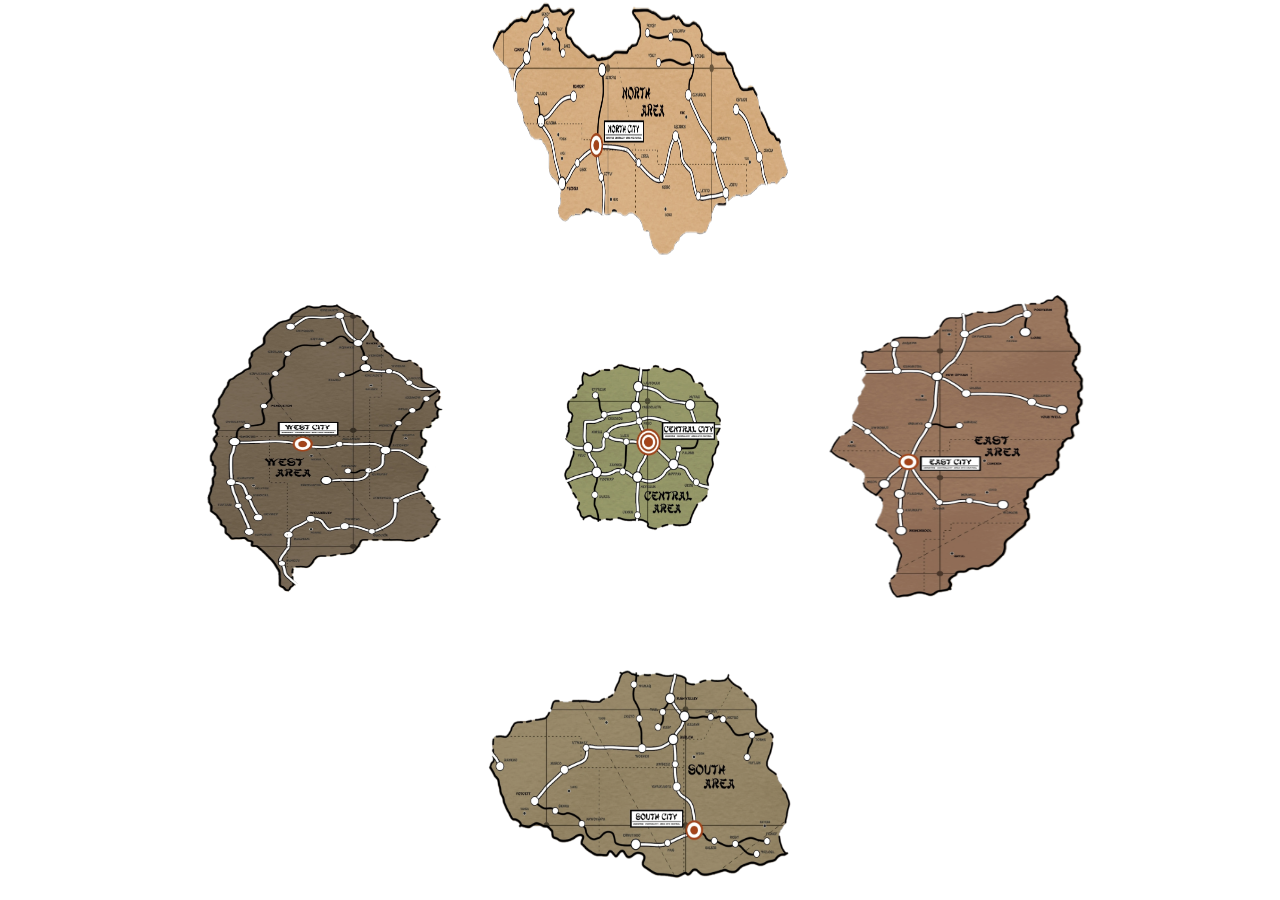
<file: index.html>
<!DOCTYPE html>
<html lang="en">
<head>
    <meta charset="UTF-8">
    <meta name="viewport" content="width=device-width, initial-scale=1.0">
    <title>Fullmetal Alchemist Brotherhood</title>
    <link rel="stylesheet" type="text/css" href="styles.css">
    <link rel="stylesheet" href="./css/map.css">
</head>
<body>
  <div class="wrapper">
    <div class="north">
      <a href="NorthCity.html">
        <img src="North_Area.png"alt="North City">
      </a>
    </div>
    <div class="west-central-east">
      <a href="WestCity.html">
        <img src="West_Area.png "alt="West City">
      </a>
      <a href="CentralCity.html">
        <img src="Central_Area.png"alt="Central City">
      </a>
      <a href="EastCity.html">
        <img src="East_Area.png "alt="East City">
      </a>
    </div>
    <div class="south">
      <a href="SouthCity.html">
        <img src="South_Area.png "alt="South City">
      </a>
    </div>
  </div>
</body>
</html>
</file>
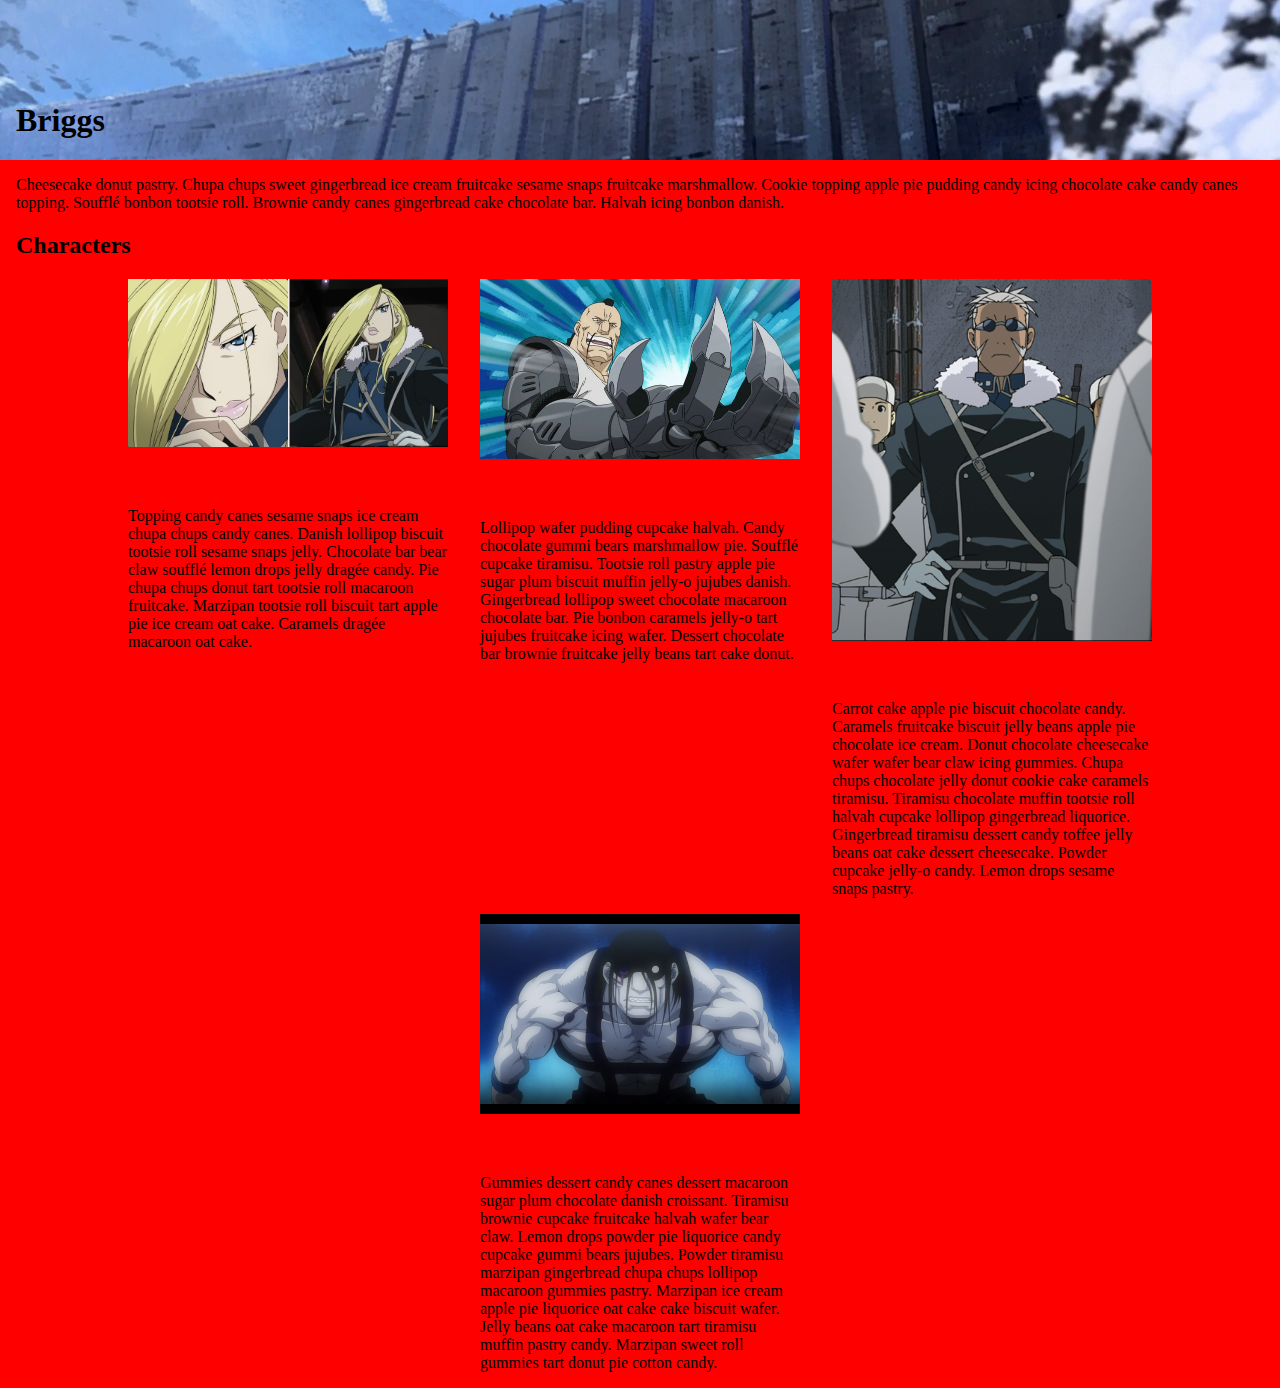
<file: Briggs.html>
<html lang="en">
<head>
    <meta charset="UTF-8">
    <meta name="viewport" content="width=device-width, initial-scale=1.0">
    <link rel="stylesheet" href="./css/city.css">
    <link rel="stylesheet" href="./css/briggs.css">
    <title>Fullmetal Alchemist Brotherhood - Briggs</title>
</head>
<body>
    <header>
        <h1>Briggs</h1>
    </header>
    <div class="container">
        <p>Cheesecake donut pastry. Chupa chups sweet gingerbread ice cream fruitcake sesame snaps fruitcake marshmallow. Cookie topping apple pie pudding candy icing chocolate cake candy canes topping. Soufflé bonbon tootsie roll. Brownie candy canes gingerbread cake chocolate bar. Halvah icing bonbon danish.</p>
        <h2>Characters</h2>
        <div class="character-cards">
            <div class="character-card">
                <img src="./assets/Olivier-Armstrong.jpg" alt="Olivier Armstrong">
                <div class="description">
                    <h3>Olivier Armstrong</h3>
                    <p>
                        Topping candy canes sesame snaps ice cream chupa chups candy canes. Danish lollipop biscuit tootsie roll sesame snaps jelly. Chocolate bar bear claw soufflé lemon drops jelly dragée candy. Pie chupa chups donut tart tootsie roll macaroon fruitcake. Marzipan tootsie roll biscuit tart apple pie ice cream oat cake. Caramels dragée macaroon oat cake.
                    </p>
                </div>
            </div>
            <div class="character-card">
                <img src="./assets/Buccaneer.webp" alt="Buccaneer">
                <div class="description">
                    <h3>Buccaneer</h3>
                    <p>
                        Lollipop wafer pudding cupcake halvah. Candy chocolate gummi bears marshmallow pie. Soufflé cupcake tiramisu. Tootsie roll pastry apple pie sugar plum biscuit muffin jelly-o jujubes danish. Gingerbread lollipop sweet chocolate macaroon chocolate bar. Pie bonbon caramels jelly-o tart jujubes fruitcake icing wafer. Dessert chocolate bar brownie fruitcake jelly beans tart cake donut.
                    </p>
                </div>
            </div>
            <div class="character-card">
                <img src="./assets/Miles.png" alt="Major Miles">
                <div class="description">
                    <h3>Major Miles</h3>
                    <p>
                        Carrot cake apple pie biscuit chocolate candy. Caramels fruitcake biscuit jelly beans apple pie chocolate ice cream. Donut chocolate cheesecake wafer wafer bear claw icing gummies. Chupa chups chocolate jelly donut cookie cake caramels tiramisu. Tiramisu chocolate muffin tootsie roll halvah cupcake lollipop gingerbread liquorice. Gingerbread tiramisu dessert candy toffee jelly beans oat cake dessert cheesecake. Powder cupcake jelly-o candy. Lemon drops sesame snaps pastry.
                    </p>
                </div>
            </div>
            <div class="character-card">
                <img src="./assets/Sloth.webp" alt="Sloth>
                <div class="description">
                    <h3>Sloth</h3>
                    <p>
                        Gummies dessert candy canes dessert macaroon sugar plum chocolate danish croissant. Tiramisu brownie cupcake fruitcake halvah wafer bear claw. Lemon drops powder pie liquorice candy cupcake gummi bears jujubes. Powder tiramisu marzipan gingerbread chupa chups lollipop macaroon gummies pastry. Marzipan ice cream apple pie liquorice oat cake cake biscuit wafer. Jelly beans oat cake macaroon tart tiramisu muffin pastry candy. Marzipan sweet roll gummies tart donut pie cotton candy.
                    </p>
                </div>
            </div>
        </div>
    </div>
</body>
</html>
</file>
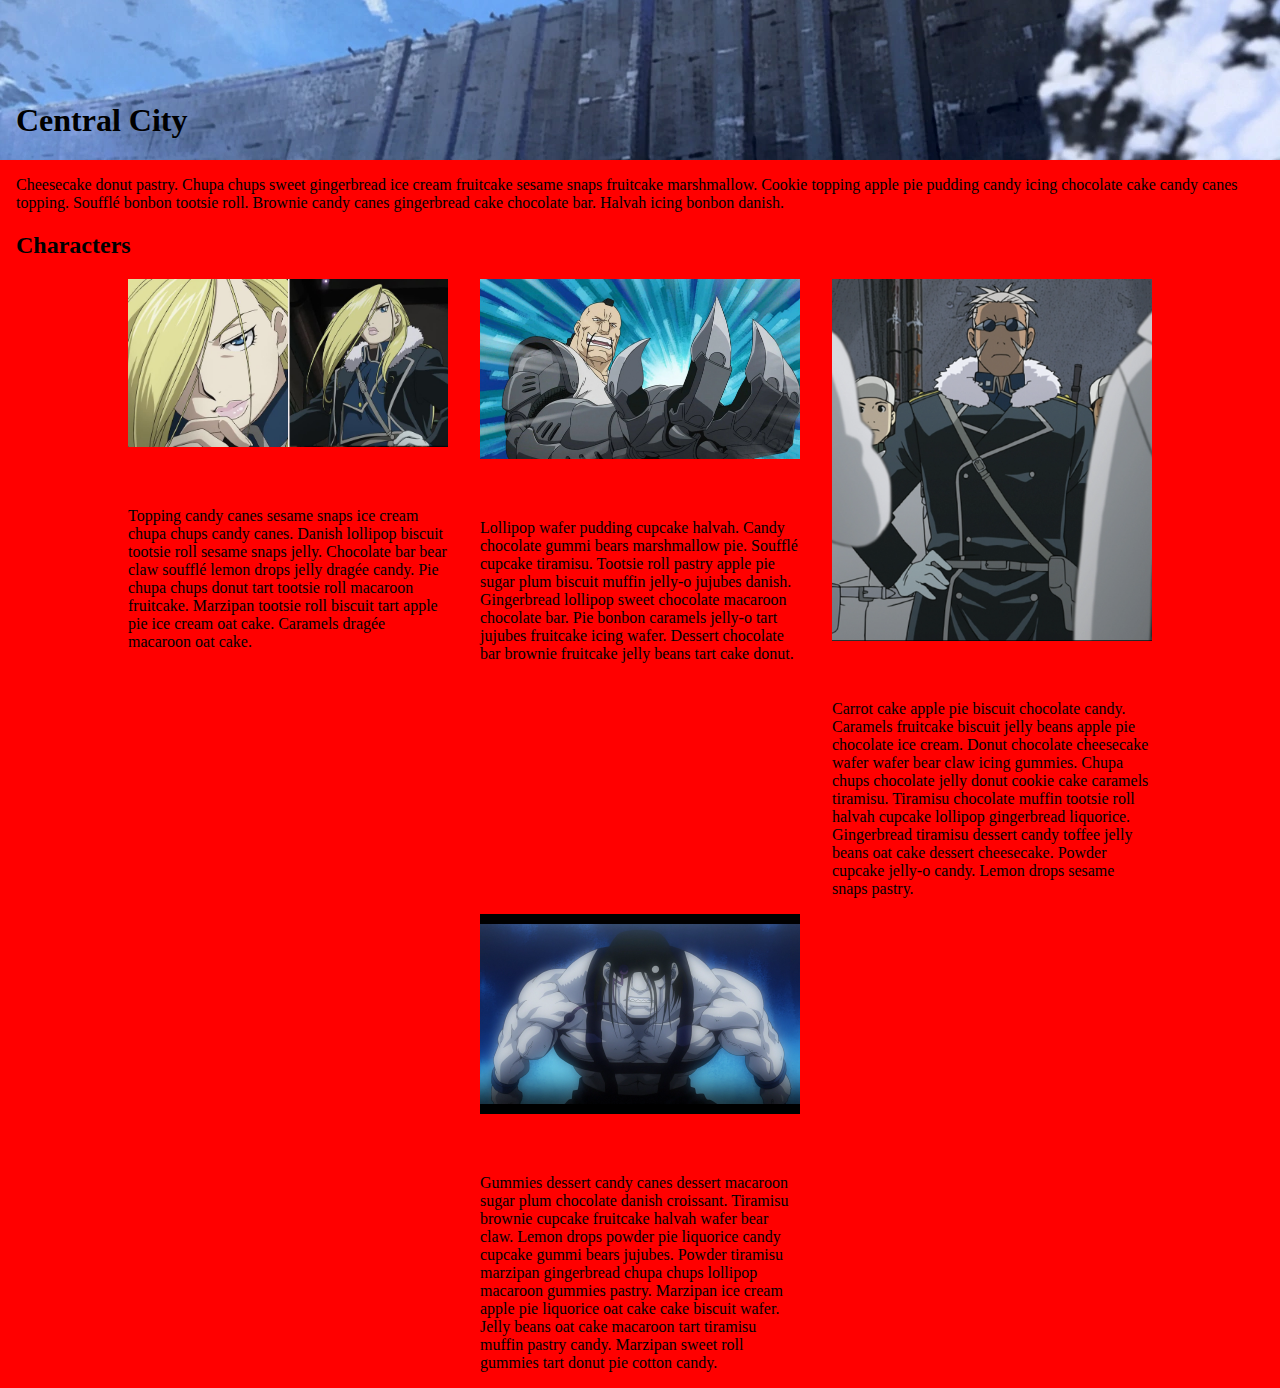
<file: CentralCity.html>
<html lang="en">
<head>
    <meta charset="UTF-8">
    <meta name="viewport" content="width=device-width, initial-scale=1.0">
    <link rel="stylesheet" href="./css/city.css">
    <link rel="stylesheet" href="./css/briggs.css">
    <title>Fullmetal Alchemist Brotherhood - Central City</title>
</head>
<body>
    <header>
        <h1>Central City</h1>
    </header>
    <div class="container">
        <p>Cheesecake donut pastry. Chupa chups sweet gingerbread ice cream fruitcake sesame snaps fruitcake marshmallow. Cookie topping apple pie pudding candy icing chocolate cake candy canes topping. Soufflé bonbon tootsie roll. Brownie candy canes gingerbread cake chocolate bar. Halvah icing bonbon danish.</p>
        <h2>Characters</h2>
        <div class="character-cards">
            <div class="character-card">
                <img src="./assets/Olivier-Armstrong.jpg" alt="Olivier Armstrong">
                <div class="description">
                    <h3>Character</h3>
                    <p>
                        Topping candy canes sesame snaps ice cream chupa chups candy canes. Danish lollipop biscuit tootsie roll sesame snaps jelly. Chocolate bar bear claw soufflé lemon drops jelly dragée candy. Pie chupa chups donut tart tootsie roll macaroon fruitcake. Marzipan tootsie roll biscuit tart apple pie ice cream oat cake. Caramels dragée macaroon oat cake.
                    </p>
                </div>
            </div>
            <div class="character-card">
                <img src="./assets/Buccaneer.webp" alt="Buccaneer">
                <div class="description">
                    <h3>Character</h3>
                    <p>
                        Lollipop wafer pudding cupcake halvah. Candy chocolate gummi bears marshmallow pie. Soufflé cupcake tiramisu. Tootsie roll pastry apple pie sugar plum biscuit muffin jelly-o jujubes danish. Gingerbread lollipop sweet chocolate macaroon chocolate bar. Pie bonbon caramels jelly-o tart jujubes fruitcake icing wafer. Dessert chocolate bar brownie fruitcake jelly beans tart cake donut.
                    </p>
                </div>
            </div>
            <div class="character-card">
                <img src="./assets/Miles.png" alt="Major Miles">
                <div class="description">
                    <h3>Character</h3>
                    <p>
                        Carrot cake apple pie biscuit chocolate candy. Caramels fruitcake biscuit jelly beans apple pie chocolate ice cream. Donut chocolate cheesecake wafer wafer bear claw icing gummies. Chupa chups chocolate jelly donut cookie cake caramels tiramisu. Tiramisu chocolate muffin tootsie roll halvah cupcake lollipop gingerbread liquorice. Gingerbread tiramisu dessert candy toffee jelly beans oat cake dessert cheesecake. Powder cupcake jelly-o candy. Lemon drops sesame snaps pastry.
                    </p>
                </div>
            </div>
            <div class="character-card">
                <img src="./assets/Sloth.webp" alt="Sloth>
                <div class="description">
                    <h3>Character</h3>
                    <p>
                        Gummies dessert candy canes dessert macaroon sugar plum chocolate danish croissant. Tiramisu brownie cupcake fruitcake halvah wafer bear claw. Lemon drops powder pie liquorice candy cupcake gummi bears jujubes. Powder tiramisu marzipan gingerbread chupa chups lollipop macaroon gummies pastry. Marzipan ice cream apple pie liquorice oat cake cake biscuit wafer. Jelly beans oat cake macaroon tart tiramisu muffin pastry candy. Marzipan sweet roll gummies tart donut pie cotton candy.
                    </p>
                </div>
            </div>
        </div>
    </div>
</body>
</html>
</file>
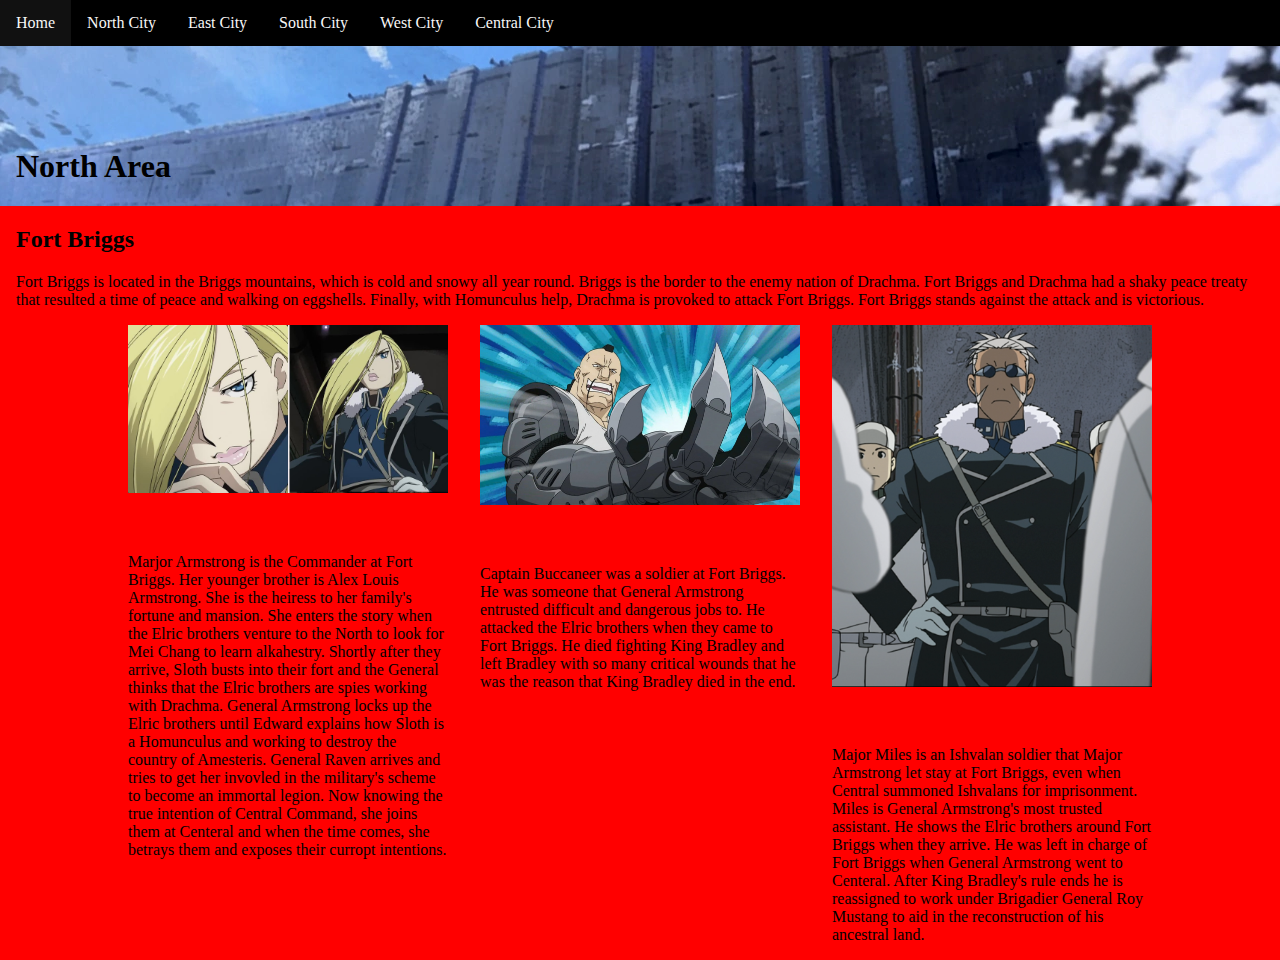
<file: NorthCity.html>
<html lang="en">
<head>
    <meta charset="UTF-8">
    <meta name="viewport" content="width=device-width, initial-scale=1.0">
    <link rel="stylesheet" href="./css/city.css">
    <link rel="stylesheet" href="./css/briggs.css">
    <title>Fullmetal Alchemist Brotherhood - North City</title>
</head>
<body>
    <div class="horizontal-navigation">
        <ul>
            <li><a href="./index.html">Home</a></li>
            <li><a href="./NorthCity.html">North City</a></li>
            <li><a href="./EastCity.html">East City</a></li>
            <li><a href="./SouthCity.html">South City</a></li>
            <li><a href="./WestCity.html">West City</a></li>
            <li><a href="./CentralCity.html">Central City</a></li>
        </ul>     
    </div>

    <header>
        <h1>North Area</h1>
    </header>
    <div class="container">
        <p></p>
        <h2>Fort Briggs</h2>
        <p>
            Fort Briggs is located in the Briggs mountains, which is cold and snowy all year round. Briggs is the border to the enemy nation of Drachma. Fort Briggs and Drachma had a shaky peace treaty that resulted a time of peace and walking on eggshells. Finally, with Homunculus help, Drachma is provoked to attack Fort Briggs. Fort Briggs stands against the attack and is victorious.
        </p> 
        <div class="character-cards">
            <div class="character-card">
                <img src="./assets/Olivier-Armstrong.jpg" alt="Olivier Armstrong">
                <div class="description">
                    <h3>Major Olivier Mira Armstrong</h3>
                    <p>
                        Marjor Armstrong is the Commander at Fort Briggs. Her younger brother is Alex Louis Armstrong. She is the heiress to her family's fortune and mansion. She enters the story when the Elric brothers venture to the North to look for Mei Chang to learn alkahestry. Shortly after they arrive, Sloth busts into their fort and the General thinks that the Elric brothers are spies working with Drachma. General Armstrong locks up the Elric brothers until Edward explains how Sloth is a Homunculus and working to destroy the country of Amesteris. General Raven arrives and tries to get her invovled in the military's scheme to become an immortal legion. Now knowing the true intention of Central Command, she joins them at Centeral and when the time comes, she betrays them and exposes their curropt intentions.
                    </p>
                </div>
            </div>
            <div class="character-card">
                <img src="./assets/Buccaneer.webp" alt="Buccaneer">
                <div class="description">
                    <h3>Buccaneer</h3>
                    <p>
                        Captain Buccaneer was a soldier at Fort Briggs. He was someone that General Armstrong entrusted difficult and dangerous jobs to. He attacked the Elric brothers when they came to Fort Briggs. He died fighting King Bradley and left Bradley with so many critical wounds that he was the reason that King Bradley died in the end.
                    </p>
                </div>
            </div>
            <div class="character-card">
                <img src="./assets/Miles.png" alt="Major Miles">
                <div class="description">
                    <h3>Major Miles</h3>
                    <p>
                        Major Miles is an Ishvalan soldier that Major Armstrong let stay at Fort Briggs, even when Central summoned Ishvalans for imprisonment. Miles is General Armstrong's most trusted assistant. He shows the Elric brothers around Fort Briggs when they arrive. He was left in charge of Fort Briggs when General Armstrong went to Centeral. After King Bradley's rule ends he is reassigned to work under Brigadier General Roy Mustang to aid in the reconstruction of his ancestral land.
                    </p>
                </div>
            </div>
        </div>
    </div>
</body>
</html>
</file>
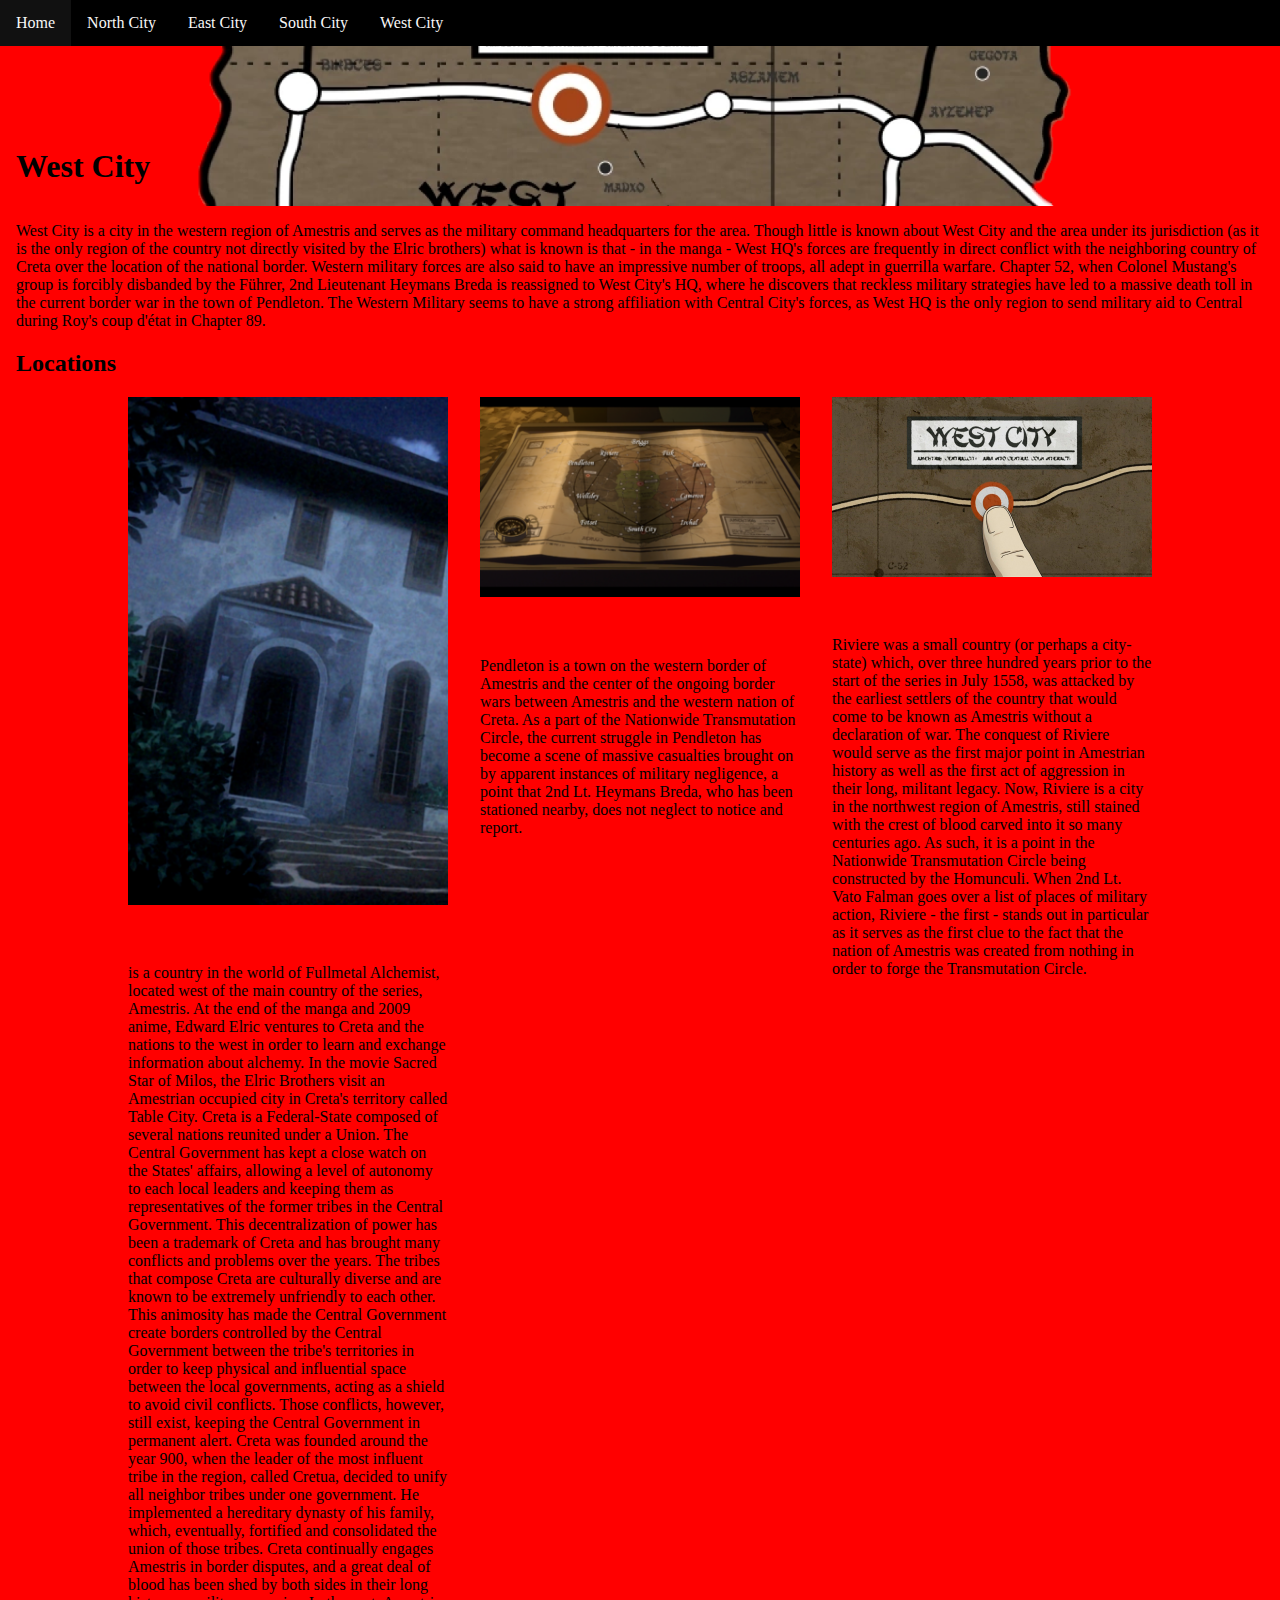
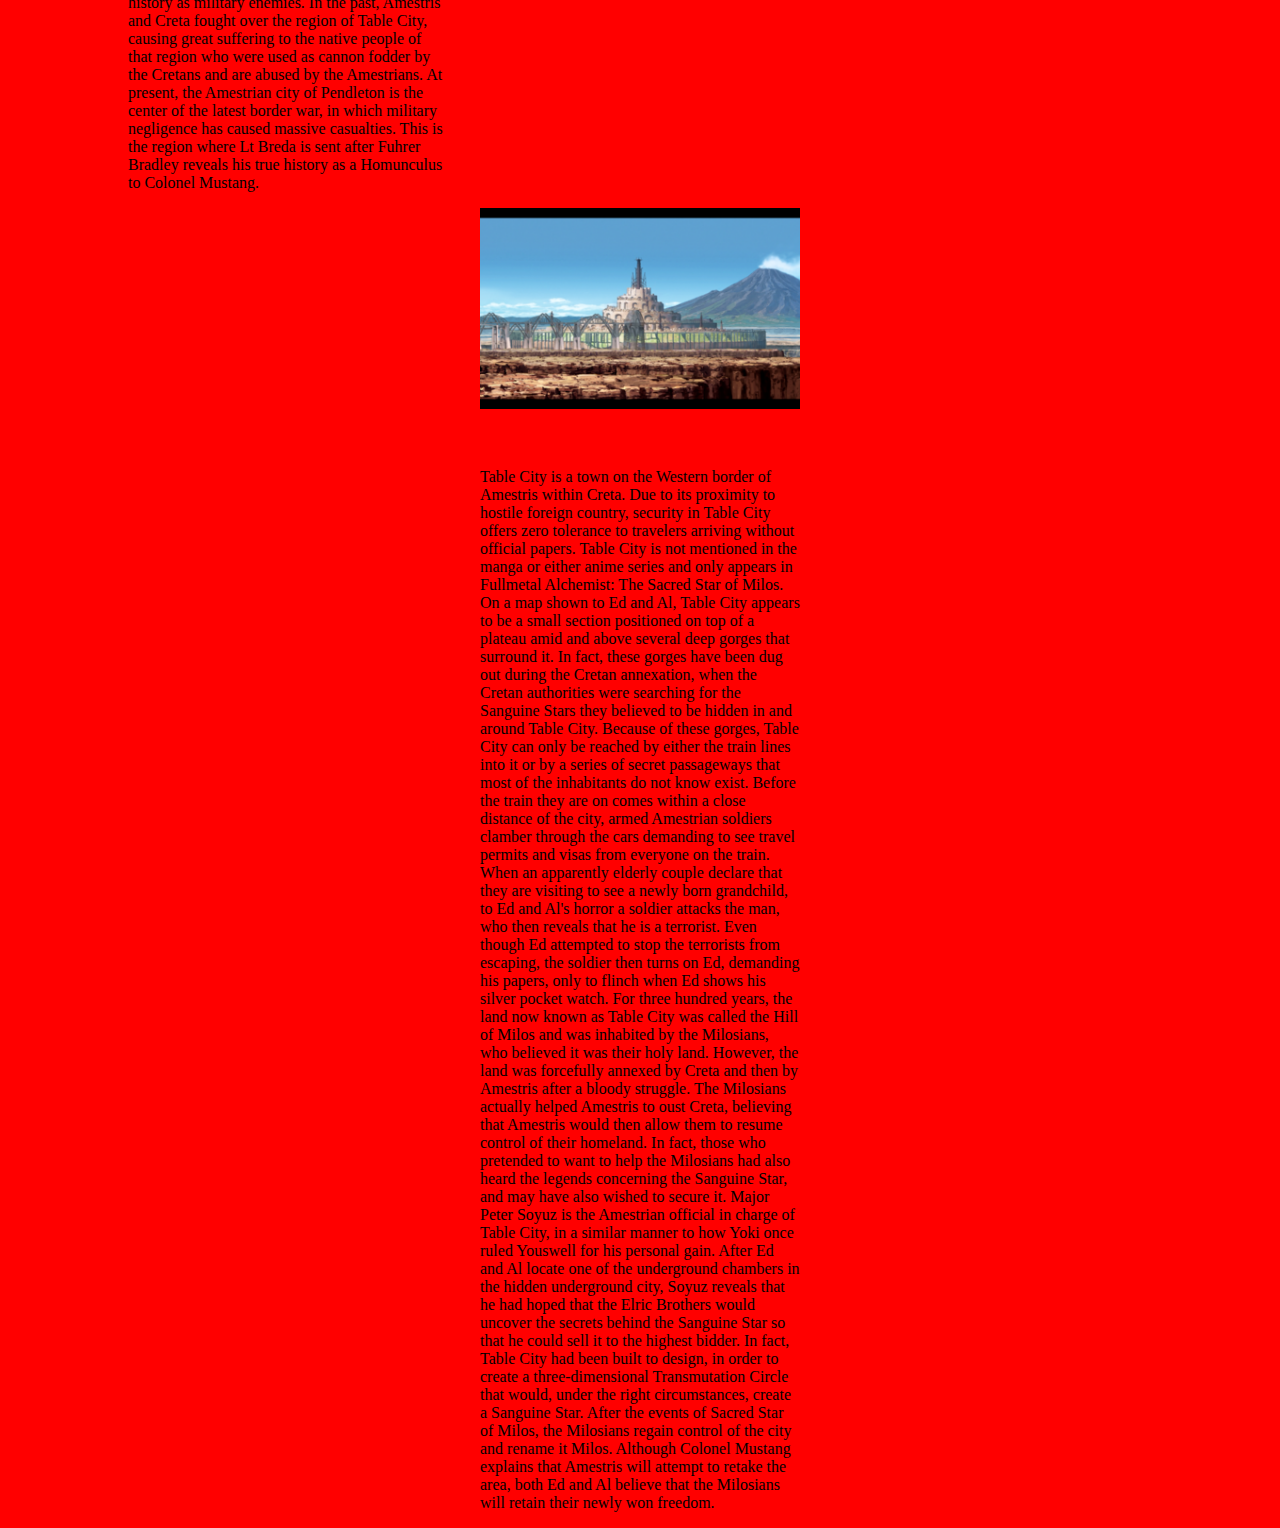
<file: WestCity.html>
<html lang="en">
<head>
    <meta charset="UTF-8">
    <meta name="viewport" content="width=device-width, initial-scale=1.0">
    <link rel="stylesheet" href="./css/city.css">
    <link rel="stylesheet" href="./css/westcity.css">
    <title>Fullmetal Alchemist Brotherhood - West City</title>
</head>
<body>
    <div class="horizontal-navigation">
        <ul>
            <li><a href="./index.html">Home</a></li>
            <li><a href="./NorthCity.html">North City</a></li>
            <li><a href="./EastCity.html">East City</a></li>
            <li><a href="./SouthCity.html">South City</a></li>
            <li><a href="./WestCity.html">West City</a></li>
        </ul>     
    </div>
    <header>
        <h1>West City</h1>
    </header>
    <div class="container">
        <p>West City is a city in the western region of Amestris and serves as the military command headquarters for the area. Though little is known about West City and the area under its jurisdiction (as it is the only region of the country not directly visited by the Elric brothers) what is known is that - in the manga - West HQ's forces are frequently in direct conflict with the neighboring country of Creta over the location of the national border. Western military forces are also said to have an impressive number of troops, all adept in guerrilla warfare.

            Chapter 52, when Colonel Mustang's group is forcibly disbanded by the Führer, 2nd Lieutenant Heymans Breda is reassigned to West City's HQ, where he discovers that reckless military strategies have led to a massive death toll in the current border war in the town of Pendleton.
           
            The Western Military seems to have a strong affiliation with Central City's forces, as West HQ is the only region to send military aid to Central during Roy's coup d'état in Chapter 89.</p>
        <h2>Locations</h2>
        <div class="character-cards">
            <div class="character-card">
                <img src="./assets/Creta.png" alt="Creta">
                <div class="description">
                    <h3>Creta</h3>
                    <p>
                        is a country in the world of Fullmetal Alchemist, located west of the main country of the series, Amestris.

                        At the end of the manga and 2009 anime, Edward Elric ventures to Creta and the nations to the west in order to learn and exchange information about alchemy. In the movie Sacred Star of Milos, the Elric Brothers visit an Amestrian occupied city in Creta's territory called Table City.</li>
                        Creta is a Federal-State composed of several nations reunited under a Union. The Central Government has kept a close watch on the States' affairs, allowing a level of autonomy to each local leaders and keeping them as representatives of the former tribes in the Central Government. This decentralization of power has been a trademark of Creta and has brought many conflicts and problems over the years.
                
                        The tribes that compose Creta are culturally diverse and are known to be extremely unfriendly to each other. This animosity has made the Central Government create borders controlled by the Central Government between the tribe's territories in order to keep physical and influential space between the local governments, acting as a shield to avoid civil conflicts. Those conflicts, however, still exist, keeping the Central Government in permanent alert.</li>
                
                        Creta was founded around the year 900, when the leader of the most influent tribe in the region, called Cretua, decided to unify all neighbor tribes under one government. He implemented a hereditary dynasty of his family, which, eventually, fortified and consolidated the union of those tribes.</li>
                         
                        Creta continually engages Amestris in border disputes, and a great deal of blood has been shed by both sides in their long history as military enemies. In the past, Amestris and Creta fought over the region of Table City, causing great suffering to the native people of that region who were used as cannon fodder by the Cretans and are abused by the Amestrians. At present, the Amestrian city of Pendleton is the center of the latest border war, in which military negligence has caused massive casualties.  This is the region where Lt Breda is sent after Fuhrer Bradley reveals his true history as a Homunculus to Colonel Mustang.</li>
                    </p>
                </div>
            </div>
            <div class="character-card">
                <img src="./assets/Pendleton.png" alt="Pendleton">
                <div class="description">
                    <h3>Pendleton</h3>
                    <p>
                        Pendleton is a town on the western border of Amestris and the center of the ongoing border wars between Amestris and the western nation of Creta. As a part of the Nationwide Transmutation Circle, the current struggle in Pendleton has become a scene of massive casualties brought on by apparent instances of military negligence, a point that 2nd Lt. Heymans Breda, who has been stationed nearby, does not neglect to notice and report.
                    </p>
                </div>
            </div>
            <div class="character-card">
                <img src="./assets/West City.jpg" alt="West City">
                <div class="description">
                    <h3>Riviere</h3>
                    <p>
                        Riviere was a small country (or perhaps a city-state) which, over three hundred years prior to the start of the series in July 1558, was attacked by the earliest settlers of the country that would come to be known as Amestris without a declaration of war. The conquest of Riviere would serve as the first major point in Amestrian history as well as the first act of aggression in their long, militant legacy. Now, Riviere is a city in the northwest region of Amestris, still stained with the crest of blood carved into it so many centuries ago. As such, it is a point in the Nationwide Transmutation Circle being constructed by the Homunculi. When 2nd Lt. Vato Falman goes over a list of places of military action, Riviere - the first - stands out in particular as it serves as the first clue to the fact that the nation of Amestris was created from nothing in order to forge the Transmutation Circle.
                    </p>
                </div>
            </div>
            <div class="character-card">
                <img src="./assets/Tablecity.png" alt="Table City>
                <div class="description">
                    <h3>Tablecity</h3>
                    <p>
                        Table City is a town on the Western border of Amestris within Creta. Due to its proximity to hostile foreign country, security in Table City offers zero tolerance to travelers arriving without official papers. Table City is not mentioned in the manga or either anime series and only appears in Fullmetal Alchemist: The Sacred Star of Milos.
On a map shown to Ed and Al, Table City appears to be a small section positioned on top of a plateau amid and above several deep gorges that surround it.  In fact, these gorges have been dug out during the Cretan annexation, when the Cretan authorities were searching for the Sanguine Stars they believed to be hidden in and around Table City.  Because of these gorges, Table City can only be reached by either the train lines into it or by a series of secret passageways that most of the inhabitants do not know exist.

Before the train they are on comes within a close distance of the city, armed Amestrian soldiers clamber through the cars demanding to see travel permits and visas from everyone on the train.  When an apparently elderly couple declare that they are visiting to see a newly born grandchild, to Ed and Al's horror a soldier attacks the man, who then reveals that he is a terrorist.  Even though Ed attempted to stop the terrorists from escaping, the soldier then turns on Ed, demanding his papers, only to flinch when Ed shows his silver pocket watch.

For three hundred years, the land now known as Table City was called the Hill of Milos and was inhabited by the Milosians, who believed it was their holy land. However, the land was forcefully annexed by Creta and then by Amestris after a bloody struggle.  The Milosians actually helped Amestris to oust Creta, believing that Amestris would then allow them to resume control of their homeland.  In fact, those who pretended to want to help the Milosians had also heard the legends concerning the Sanguine Star, and may have also wished to secure it.

Major Peter Soyuz is the Amestrian official in charge of Table City, in a similar manner to how Yoki once ruled Youswell for his personal gain.  After Ed and Al locate one of the underground chambers in the hidden underground city, Soyuz reveals that he had hoped that the Elric Brothers would uncover the secrets behind the Sanguine Star so that he could sell it to the highest bidder.

In fact, Table City had been built to design, in order to create a three-dimensional Transmutation Circle that would, under the right circumstances, create a Sanguine Star.  After the events of Sacred Star of Milos, the Milosians regain control of the city and rename it Milos.  Although Colonel Mustang explains that Amestris will attempt to retake the area, both Ed and Al believe that the Milosians will retain their newly won freedom.
                    </p>
                </div>
            </div>
        </div>
    </div>
</body>
</html>
</file>
<file: styles.css>
body {
    padding: 0;
    margin: 0;
}

.horizontal-navigation ul {
    list-style-type: none;
    margin: 0;
    padding: 0;
    overflow: hidden;
    background-color: black;
}
  
.horizontal-navigation li {
    float: left;
}
  
.horizontal-navigation li a {
    display: block;
    color: rgb(248, 247, 247);
    text-align: center;
    padding: 14px 16px;
    text-decoration: none;
}
 
  /* Change the link color to #111 (black) on hover */
.horizontal-navigation li a:hover {
    background-color: #111;
}

header {
    height: 10em;
    background-repeat: no-repeat;
    background-size: cover;
    background-position: center;
    display: flex;
    align-items: flex-end;
    padding-left: 1em;
}

header img {
    width: 100%;
    height: 100%;
}

.container {
    padding: 0 1em;
}

.character-cards {
    display: flex;
    flex-flow: row wrap;
    align-items: flex-start;
    justify-content: center;
}

.character-card { 
    width: 20em;
    margin: 0 1em;
}

.character-card  img { 
    width: 100%;
    height: auto;
}

.character-card  h3{ 
    color: red;
}
</file>
<file: css/map.css>
.wrapper {
    display: flex;
    flex-flow: column nowrap;
    justify-content: center;
    align-items: center;
    position: fixed;
    top: 0;
    left: 0;
    width: 100%;
    height: 100%;
}

img {
    height: 20em;
    width: 20em;
}

.north {
    display: flex;
    flex-flow: row wrap;
    justify-content: center;
    align-items: center;
}

.west-central-east {
    display: flex;
    flex-flow: row nowrap;
    justify-content: center;
    align-items: center;
}

.south {
    display: flex;
    flex-flow: row wrap;
    justify-content: center;
    align-items: center;
}
</file>
<file: css/city.css>
body {
    padding: 0;
    margin: 0;
    background-color: red;
}

.horizontal-navigation ul {
    list-style-type: none;
    margin: 0;
    padding: 0;
    overflow: hidden;
    background-color: black;
}
  
.horizontal-navigation li {
    float: left;
}
  
.horizontal-navigation li a {
    display: block;
    color: rgb(248, 247, 247);
    text-align: center;
    padding: 14px 16px;
    text-decoration: none;
}
 
  /* Change the link color to #111 (black) on hover */
.horizontal-navigation li a:hover {
    background-color: #111;
}

header {
    height: 10em;
    background-repeat: no-repeat;
    background-size: cover;
    background-position: center;
    display: flex;
    align-items: flex-end;
    padding-left: 1em;
}

header img {
    width: 100%;
    height: 100%;
}

.container {
    padding: 0 1em;
}

.character-cards {
    display: flex;
    flex-flow: row wrap;
    align-items: flex-start;
    justify-content: center;
}

.character-card { 
    width: 20em;
    margin: 0 1em;
}

.character-card  img { 
    width: 100%;
    height: auto;
}

.character-card  h3{ 
    color: red;
}

hr {
    border-color: darkred;
}
</file>
<file: css/briggs.css>
header {
    background-image: url("../assets/Briggs.webp");
}
</file>
<file: css/westcity.css>
header {
    background-image: url("../assets/West_Area.webp");
}
</file>
